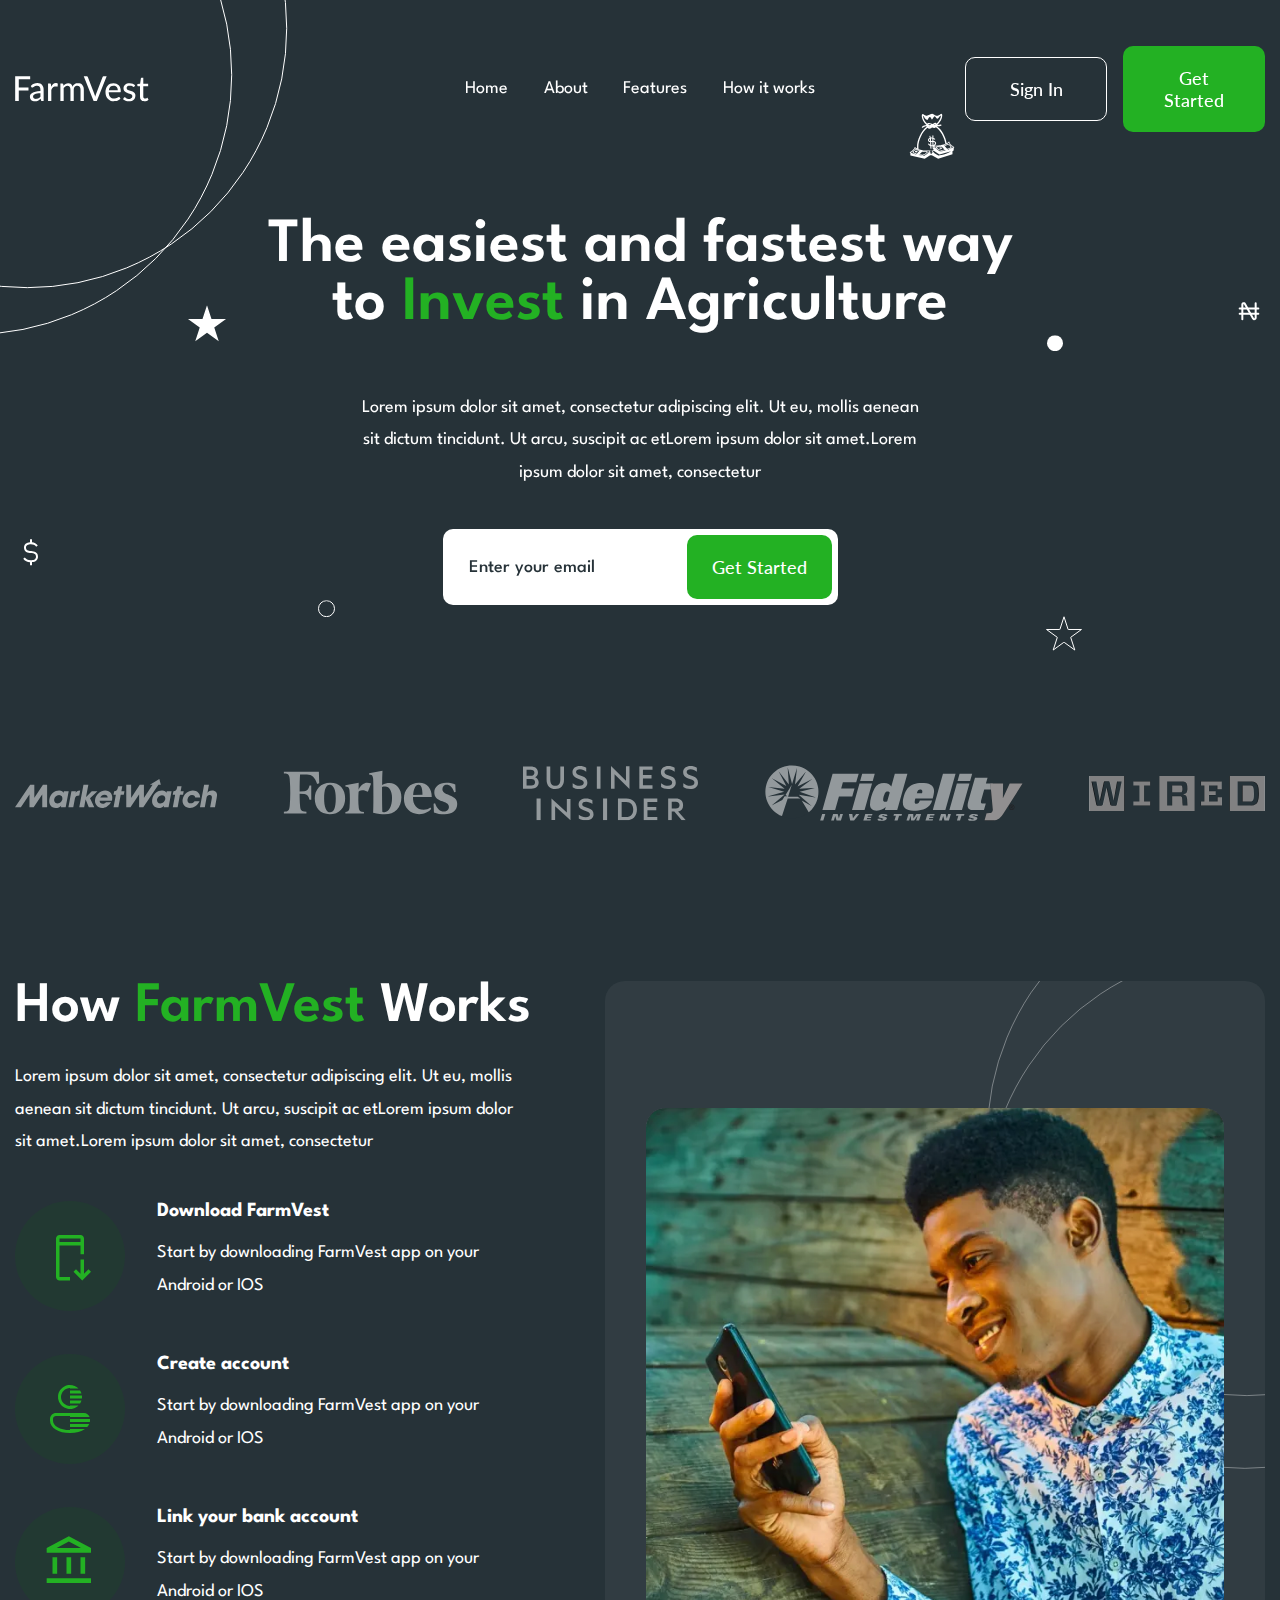
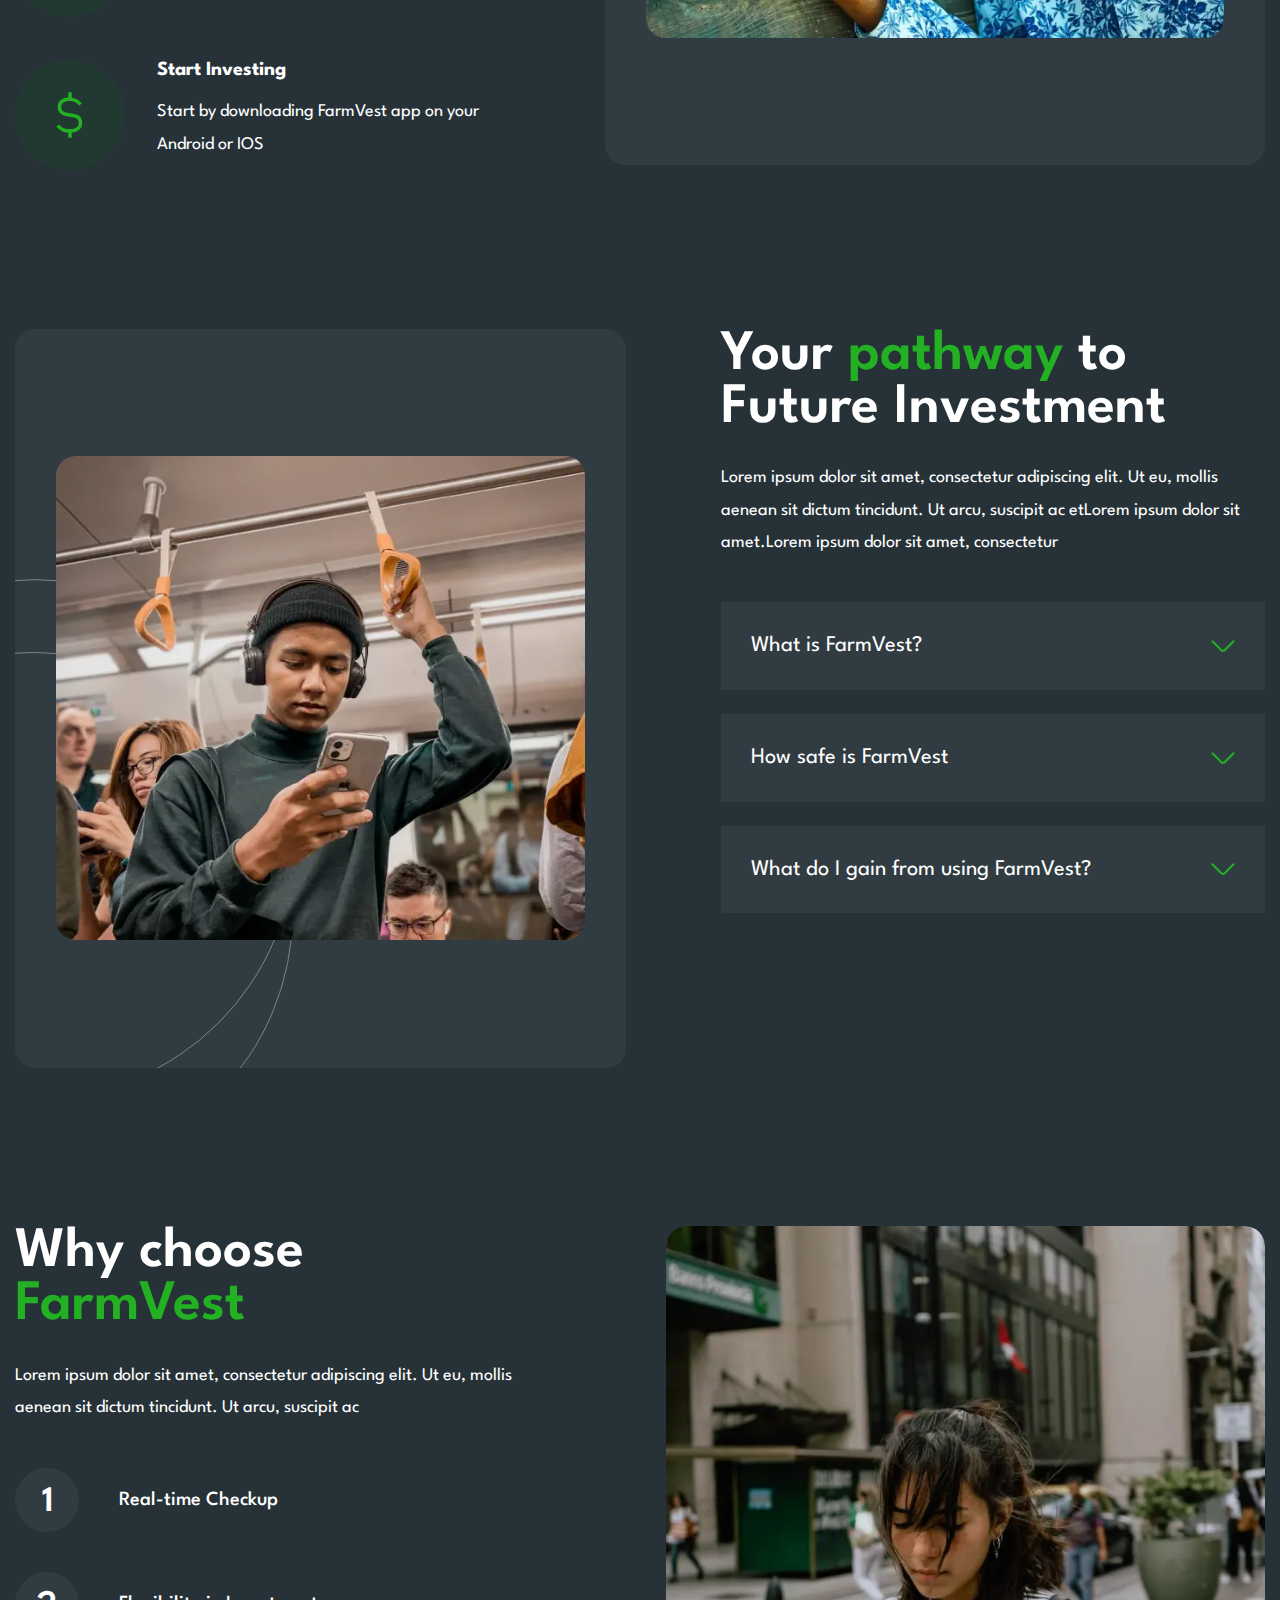
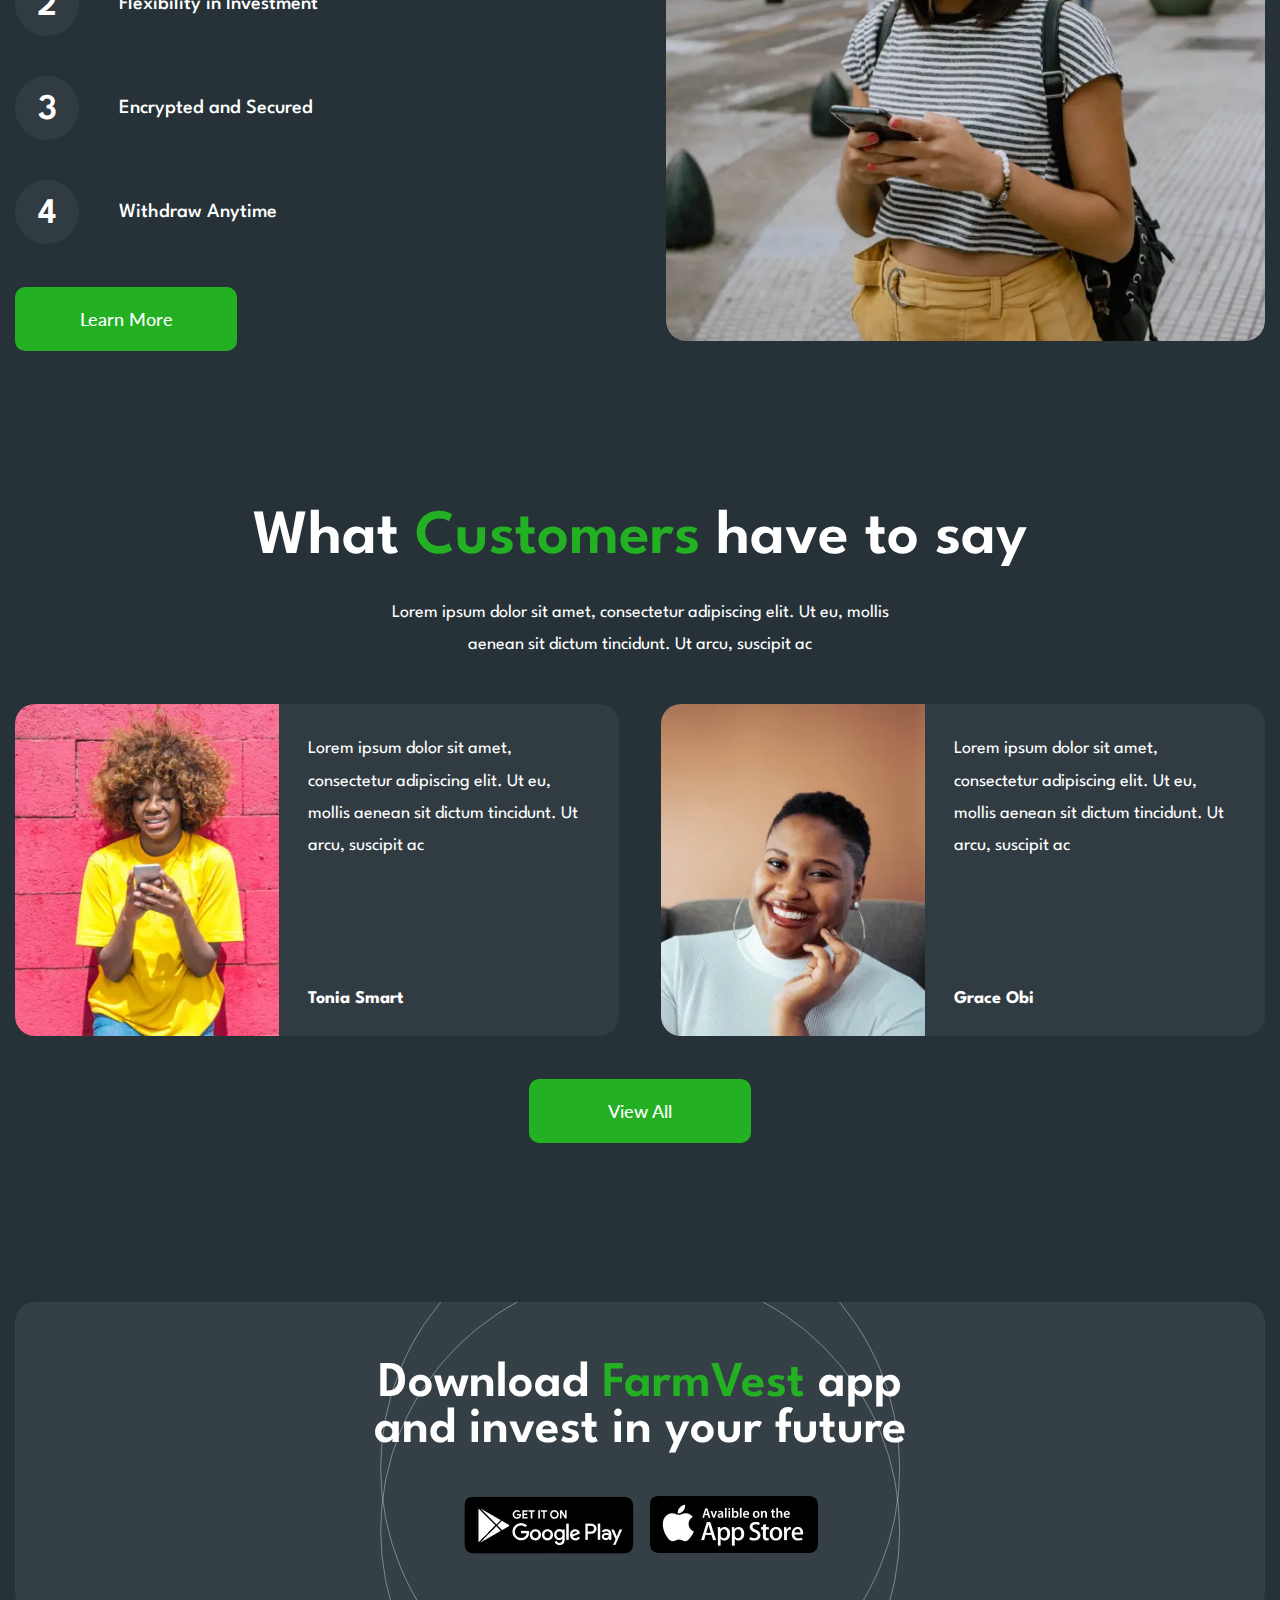
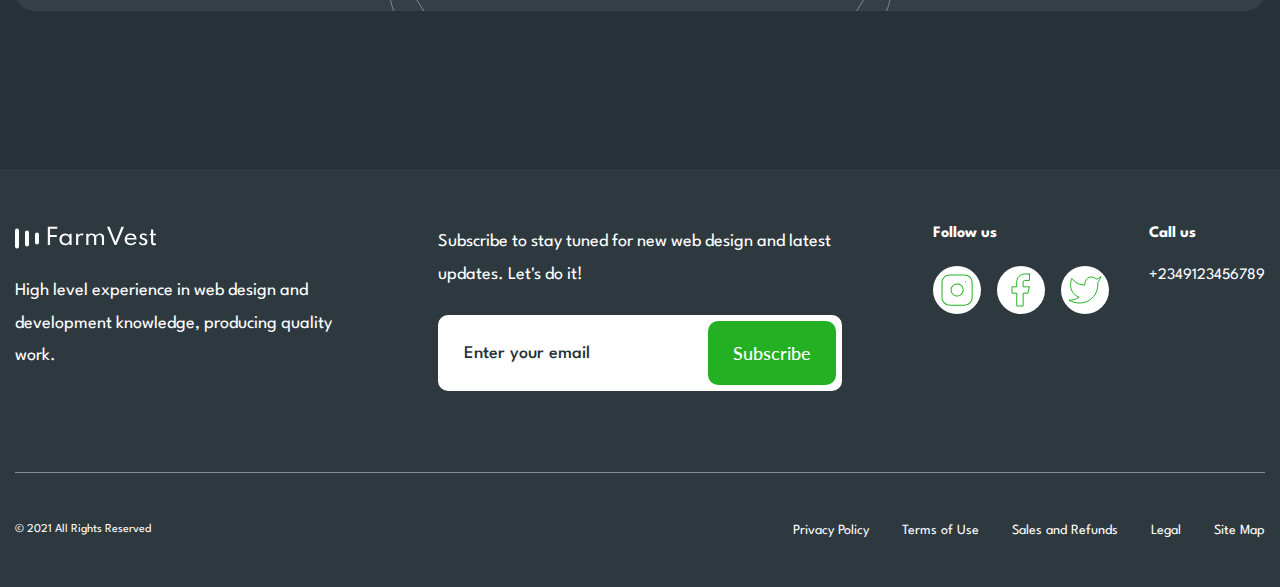
<file: index.html>
<!DOCTYPE html>
<html lang="en">

<head>
	<title>FarmVest</title>
	<meta charset="UTF-8">
	<meta name="format-detection" content="telephone=no">
	<!-- <style>body{opacity: 0;}</style> -->
	<link rel="stylesheet" href="css/style.min.css?_v=20231119143912">
	<link rel="shortcut icon" href="favicon.ico">
	<!-- <meta name="robots" content="noindex, nofollow"> -->
	<meta name="viewport" content="width=device-width, initial-scale=1.0">
</head>

<body>
	<div class="wrapper">
		<header class="header">
			<div class="header__container-big">
				<a href="" class="header__logo"><img src="img/logo.svg" alt=""></a>
				<div class="header__menu menu">
					<nav class="menu__body">
						<ul class="menu__list">
							<li class="menu__item"><a href="" class="menu__link">Home</a></li>
							<li class="menu__item"><a href="" class="menu__link">About</a></li>
							<li class="menu__item"><a href="" class="menu__link">Features</a></li>
							<li class="menu__item"><a href="" class="menu__link">How it works</a></li>
						</ul>
					</nav>
				</div>
				<div class="header__actions">
					<button type="button" class="header__button button button_border">Sign In</button>
					<button type="button" data-da=".menu__body, 499.98" class="header__button button button_header">Get Started</button>
					<button type="button" class="icon-menu"><span></span></button>
				</div>
			</div>
		</header>
		<main class="page">
			<section class="page__main main-block">
				<div data-prlx-parent class="main-block__container-big">
					<div class="main-block__container">
						<div class="main-block__content">
							<h1 class="main-block__title title">The easiest and fastest way to <span>Invest</span> in Agriculture</h1>
							<div class="main-block__text text">
								Lorem ipsum dolor sit amet, consectetur adipiscing elit. Ut eu, mollis aenean sit dictum tincidunt. Ut arcu, suscipit ac etLorem ipsum dolor sit amet.Lorem ipsum dolor sit amet, consectetur
							</div>
							<div class="main-block__form">
								<form action="#" class="form">
									<input data-required="email" autocomplete="off" type="text" name="form[]" data-error="Error" placeholder="Enter your email" class="form__input input"> <button type="submit" class="form__button button button_25">Get Started</button>

								</form>
							</div>
						</div>
						<div data-coefficient="100" data-prlx data-direction="1" class="main-block__icons icons-main-block">
							<div data-prlx-mouse data-prlx-cx="300" data-prlx-cy="300" class="icons-main-block__circle icons-main-block__circle_1"></div>
							<div data-prlx-mouse data-prlx-cx="300" data-prlx-cy="300" data-prlx-dxr data-prlx-dyr class="icons-main-block__circle icons-main-block__circle_2"></div>
							<div data-prlx-mouse data-prlx-cx="10" data-prlx-cy="10" class="icons-main-block__item icons-main-block__item_1">
								<img src="img/main-block/icons/01.svg" alt="Icon">
							</div>
							<div data-prlx-mouse data-prlx-cx="10" data-prlx-cy="10" data-prlx-dxr data-prlx-dyr class="icons-main-block__item icons-main-block__item_2">
								<img src="img/main-block/icons/02.svg" alt="Icon">
							</div>
							<div data-prlx-mouse data-prlx-cx="10" data-prlx-cy="10" class="icons-main-block__item icons-main-block__item_3">
								<img src="img/main-block/icons/03.svg" alt="Icon">
							</div>
							<div data-prlx-mouse data-prlx-cx="10" data-prlx-cy="10" data-prlx-dxr data-prlx-dyr class="icons-main-block__item icons-main-block__item_4">
								<img src="img/main-block/icons/04.svg" alt="Icon">
							</div>
							<div data-prlx-mouse data-prlx-cx="10" data-prlx-cy="10" class="icons-main-block__item icons-main-block__item_5">
								<img src="img/main-block/icons/05.svg" alt="Icon">
							</div>
							<div data-prlx-mouse data-prlx-cx="10" data-prlx-cy="10" data-prlx-dxr data-prlx-dyr class="icons-main-block__item icons-main-block__item_6">
								<img src="img/main-block/icons/06.svg" alt="Icon">
							</div>
							<div data-prlx-mouse data-prlx-cx="10" data-prlx-cy="10" class="icons-main-block__item icons-main-block__item_7">
								<img src="img/main-block/icons/07.svg" alt="Icon">
							</div>
						</div>
					</div>
				</div>
			</section>
			<div class="page__partners partners">
				<div data-prlx-parent class="partners__container-big">
					<div class="partners__container">
						<div class="partners__items">
							<div class="partners__item">
								<img src="img/partners/01.svg" alt="Partners">
							</div>
							<div class="partners__item">
								<img src="img/partners/02.svg" alt="Partners">
							</div>
							<div class="partners__item">
								<img src="img/partners/03.svg" alt="Partners">
							</div>
							<div class="partners__item">
								<img src="img/partners/04.svg" alt="Partners">
							</div>
							<div class="partners__item">
								<img src="img/partners/05.svg" alt="Partners">
							</div>
						</div>
					</div>
				</div>
			</div>
			<section data-prlx-mouse-wrapper class="page__how how">
				<div class="how__container-big">
					<div class="how__container">
						<div class="how__content">
							<h2 class="how__title title title_s64">How <span>FarmVest</span> Works</h2>
							<div class="how__text text">
								<p>Lorem ipsum dolor sit amet, consectetur adipiscing elit. Ut eu, mollis aenean sit dictum tincidunt. Ut arcu, suscipit ac etLorem ipsum dolor sit amet.Lorem ipsum dolor sit amet, consectetur </p>
							</div>
							<div class="how__steps steps-how">
								<div class="steps-how__item">
									<div class="steps-how__icon">
										<img src="img/how-it-works/icons/01.svg" alt="Icon">
									</div>
									<div class="steps-how__body">
										<div class="steps-how__title">Download FarmVest</div>
										<div class="steps-how__text text">Start by downloading FarmVest app on your Android or IOS</div>
									</div>
								</div>
								<div class="steps-how__item">
									<div class="steps-how__icon">
										<img src="img/how-it-works/icons/02.svg" alt="Icon">
									</div>
									<div class="steps-how__body">
										<div class="steps-how__title">Create account</div>
										<div class="steps-how__text text">Start by downloading FarmVest app
											on your Android or IOS</div>
									</div>
								</div>
								<div class="steps-how__item">
									<div class="steps-how__icon">
										<img src="img/how-it-works/icons/03.svg" alt="Icon">
									</div>
									<div class="steps-how__body">
										<div class="steps-how__title">Link your bank account</div>
										<div class="steps-how__text text">Start by downloading FarmVest app on your Android or IOS</div>
									</div>
								</div>
								<div class="steps-how__item">
									<div class="steps-how__icon">
										<img src="img/how-it-works/icons/04.svg" alt="Icon">
									</div>
									<div class="steps-how__body">
										<div class="steps-how__title">Start Investing</div>
										<div class="steps-how__text text">Start by downloading FarmVest app on your Android or IOS</div>
									</div>
								</div>
							</div>
						</div>
						<div data-prlx-parent class="how__image image-block">
							<div data-coefficient="50" data-prlx data-direction="-1" class="image-block__item">
								<picture>
									<source srcset="img/how-it-works/image.webp" type="image/webp"><img src="img/how-it-works/image.jpg" alt="image">
								</picture>
							</div>
							<div data-prlx-mouse data-prlx-cx="300" data-prlx-cy="300" class="image-block__circle image-block__circle_1"></div>
							<div data-prlx-mouse data-prlx-cx="300" data-prlx-cy="300" data-prlx-dxr data-prlx-dyr class="image-block__circle image-block__circle_2"></div>
						</div>
					</div>
				</div>
			</section>
			<section data-prlx-mouse-wrapper class="page__pathway pathway">
				<div class="pathway__container-big">
					<div class="pathway__container">
						<div data-prlx-parent class="pathway__image image-block">
							<div data-coefficient="50" data-prlx data-direction="-1" class="image-block__item">
								<picture>
									<source srcset="img/pathway/image.webp" type="image/webp"><img src="img/pathway/image.jpg" alt="Image">
								</picture>
							</div>
							<div data-prlx-mouse data-prlx-cx="300" data-prlx-cy="300" class="image-block__circle image-block__circle_1"></div>
							<div data-prlx-mouse data-prlx-cx="300" data-prlx-cy="300" data-prlx-dxr data-prlx-dyr class="image-block__circle image-block__circle_2"></div>
						</div>
						<div class="pathway__content">
							<h2 class="pathway__title title title_s64">Your <span>pathway</span> to Future Investment</h2>
							<div class="pathway__text text">
								<p>Lorem ipsum dolor sit amet, consectetur adipiscing elit. Ut eu, mollis aenean sit dictum tincidunt. Ut arcu, suscipit ac etLorem ipsum dolor sit amet.Lorem ipsum dolor sit amet, consectetur </p>
							</div>
							<div data-spollers class="pathway__spollers spollers-pathway">
								<div class="spollers-pathway__item">
									<button type="button" data-spoller class="spollers-pathway__title">What is FarmVest?</button>
									<div class="spollers-pathway__body text">Lorem ipsum dolor sit amet consectetur adipisicing elit. Nesciunt, culpa debitis vero nulla sed voluptates aliquid a consectetur, facere necessitatibus dolore vel omnis fugit beatae repudiandae hic laboriosam exercitationem
										inventore.
									</div>
								</div>
								<div class="spollers-pathway__item">
									<button type="button" data-spoller class="spollers-pathway__title">How safe is FarmVest</button>
									<div class="spollers-pathway__body text">Lorem ipsum dolor, sit amet consectetur adipisicing elit. Amet sequi ad, itaque quas doloremque tenetur optio aliquid dicta ut praesentium, aut nihil aliquam nesciunt ullam, consectetur libero tempora laborum velit in maiores!
										Tenetur, impedit incidunt recusandae cumque ullam veritatis harum.
									</div>
								</div>
								<div class="spollers-pathway__item">
									<button type="button" data-spoller class="spollers-pathway__title">What do I gain from using FarmVest?</button>
									<div class="spollers-pathway__body text">Lorem ipsum dolor sit amet consectetur adipisicing elit. Deleniti natus blanditiis at optio veritatis architecto dicta nam! Doloremque, provident reprehenderit?
									</div>
								</div>
							</div>
						</div>
					</div>
				</div>
			</section>
			<section data-prlx-mouse-wrapper class="page__why why">
				<div class="why__container-big">
					<div class="why__container">
						<div class="why__content">
							<h2 class="why__title title title_s64">Why choose <span>FarmVest</span></h2>
							<div class="why__text text">
								<p>Lorem ipsum dolor sit amet, consectetur adipiscing elit. Ut eu, mollis aenean sit dictum tincidunt. Ut arcu, suscipit ac</p>
							</div>
							<ol class="why__steps steps-why">
								<li class="steps-why__item">Real-time Checkup</li>
								<li class="steps-why__item">Flexibility in Investment</li>
								<li class="steps-why__item">Encrypted and Secured</li>
								<li class="steps-why__item">Withdraw Anytime</li>
							</ol>
							<a href="#" class="button why__button">Learn More</a>
						</div>
						<div data-prlx-parent class="why__image image-block">
							<div data-coefficient="50" data-prlx data-direction="-1" class="image-block__item">
								<picture>
									<source srcset="img/why/image.webp" type="image/webp"><img src="img/why/image.jpg" alt="image">
								</picture>
							</div>
							<div data-prlx-mouse data-prlx-cx="300" data-prlx-cy="300" class="image-block__circle image-block__circle_1"></div>
							<div data-prlx-mouse data-prlx-cx="300" data-prlx-cy="300" data-prlx-dxr data-prlx-dyr class="image-block__circle image-block__circle_2"></div>
						</div>
					</div>
				</div>
			</section>
			<section class="page__reviews reviews">
				<div class="reviews__container-big">
					<div class="reviews__container">
						<h2 class="reviews__title title">What <span>Customers</span> have to say</h2>
						<div class="reviews__text text">Lorem ipsum dolor sit amet, consectetur adipiscing elit. Ut eu, mollis aenean sit dictum tincidunt. Ut arcu, suscipit ac</div>
						<div class="reviews__items">
							<div class="reviews__item item-review">
								<div class="item-review__image-ibg">
									<picture>
										<source srcset="img/reviews/01.webp" type="image/webp"><img src="img/reviews/01.jpg" alt="Image">
									</picture>
								</div>
								<div class="item-review__body">
									<div class="item-review__text text">Lorem ipsum dolor sit amet, consectetur adipiscing elit. Ut eu, mollis aenean sit dictum tincidunt. Ut arcu, suscipit ac</div>
									<div class="item-review__name">Tonia Smart</div>
								</div>
							</div>
							<div class="reviews__item item-review">
								<div class="item-review__image-ibg">
									<picture>
										<source srcset="img/reviews/02.webp" type="image/webp"><img src="img/reviews/02.jpg" alt="Image">
									</picture>
								</div>
								<div class="item-review__body">
									<div class="item-review__text text">Lorem ipsum dolor sit amet, consectetur adipiscing elit. Ut eu, mollis aenean sit dictum tincidunt. Ut arcu, suscipit ac</div>
									<div class="item-review__name">Grace Obi</div>
								</div>
							</div>
						</div>
						<button type="button" class="reviews__button button">View All</button>
					</div>
				</div>
			</section>
			<section data-prlx-mouse-wrapper class="page__download download">
				<div class="download__container-big">
					<div class="download__container">
						<div class="download__body">
							<div class="download__title title title_s56">
								Download <span>FarmVest</span> app and invest in your future
							</div>
							<div class="download__apps">
								<a class="download__app">
									<picture>
										<source srcset="img/icons/store.webp" type="image/webp"><img src="img/icons/store.png" alt="GooglePlay">
									</picture>
								</a>
								<a class="download__app">
									<picture>
										<source srcset="img/icons/appstore.webp" type="image/webp"><img src="img/icons/appstore.png" alt="AppleStore">
									</picture>
								</a>
							</div>
							<div data-prlx-mouse data-prlx-cx="300" data-prlx-cy="300" class="download__circle download__circle_1"></div>
							<div data-prlx-mouse data-prlx-cx="300" data-prlx-cy="300" data-prlx-dxr data-prlx-dyr class="download__circle download__circle_2"></div>
						</div>

					</div>
				</div>
			</section>
		</main>
		<footer class="footer">
			<div class="footer__container-big">
				<div class="footer__container">
					<div class="footer__main main-footer">
						<div class="main-footer__info">
							<a href="" class="main-footer__logo"><img src="img/footer-logo.svg" alt="Logo"></a>
							<div class="main-footer__text text">High level experience in web design and development knowledge, producing quality work.</div>
						</div>
						<div class="main-footer__form form-main">
							<div class="form-main__text text">
								Subscribe to stay tuned for new web design and latest updates. Let's do it!
							</div>
							<form action="#" class="form-main__form form">
								<input data-required="email" autocomplete="off" type="text" name="form[]" data-error="Error" placeholder="Enter your email" class="form__input"> <button type="submit" class="form__button button button_25">Subscribe</button>
							</form>
						</div>
						<div class="main-footer__contacts">
							<div class="main-footer__social">
								<div class="main-footer__label">Follow us</div>
								<div class="social">
									<a class="social__item">
										<img src="img/icons/social/01.svg" alt="Instagram">
									</a>
									<a class="social__item">
										<img src="img/icons/social/02.svg" alt="Facebook">
									</a>
									<a class="social__item">
										<img src="img/icons/social/03.svg" alt="Twitter">
									</a>
								</div>
							</div>
							<div class="main-footer__call-us">
								<div class="main-footer__label">Call us</div>
								<a href="tel:+2349123456789" class="main-footer__phone">+2349123456789</a>
							</div>
						</div>
					</div>
					<div class="footer__bottom">
						<div class="footer__copy">© 2021 All Rights Reserved</div>
						<nav class="footer__menu menu-footer">
							<ul class="menu-footer__list">
								<li class="menu-footer__item">
									<a href="" class="menu-footer__link">Privacy Policy</a>
								</li>
								<li class="menu-footer__item"><a href="" class="menu-footer__link">Terms of Use</a></li>
								<li class="menu-footer__item"><a href="" class="menu-footer__link">Sales and Refunds</a></li>
								<li class="menu-footer__item"><a href="" class="menu-footer__link">Legal</a></li>
								<li class="menu-footer__item"><a href="" class="menu-footer__link">Site Map</a></li>
							</ul>
						</nav>
					</div>
				</div>
			</div>
		</footer>
	</div>
	<script src="js/app.min.js?_v=20231119143912"></script>
</body>

</html>
</file>
<file: css/style.min.css>
@charset "UTF-8";@import url(https://fonts.googleapis.com/css?family=League+Spartan:300,regular,500,600,700&display=swap);@import url(https://fonts.googleapis.com/css?family=Lato:regular,500&display=swap);*{padding:0;margin:0;border:0}*,:after,:before{-webkit-box-sizing:border-box;box-sizing:border-box}body,html{height:100%;min-width:320px}body{color:#fff;line-height:1;font-family:"League Spartan";font-size:1.125rem;-ms-text-size-adjust:100%;-moz-text-size-adjust:100%;-webkit-text-size-adjust:100%;-webkit-font-smoothing:antialiased;-moz-osx-font-smoothing:grayscale}button,input,textarea{font-family:"League Spartan";font-size:inherit;background-color:inherit}button{cursor:pointer;color:inherit;background-color:inherit}a{color:inherit}a:link,a:visited{text-decoration:none}a:hover{text-decoration:none}ul li{list-style:none}img{vertical-align:top}h1,h2,h3,h4,h5,h6{font-weight:inherit;font-size:inherit}body{background-color:#263238}.lock body{overflow:hidden;-ms-touch-action:none;touch-action:none;-ms-scroll-chaining:none;overscroll-behavior:none}.wrapper{min-height:100%;display:-webkit-box;display:-ms-flexbox;display:flex;-webkit-box-orient:vertical;-webkit-box-direction:normal;-ms-flex-direction:column;flex-direction:column;overflow:hidden}.wrapper>main{-webkit-box-flex:1;-ms-flex:1 1 auto;flex:1 1 auto}.wrapper>*{min-width:0}[class*=__container]{max-width:88.75rem;margin:0 auto}[class*=__container-big]{max-width:101.25rem;-webkit-box-sizing:content-box;box-sizing:content-box;margin:0 auto;padding:0 .9375rem}.form{max-width:33.3125rem;background-color:#fff;border-radius:10px;display:-webkit-box;display:-ms-flexbox;display:flex;padding:.375rem;gap:.3125rem;position:relative}.form__input{height:4rem;-webkit-box-flex:1;-ms-flex:1 1 auto;flex:1 1 auto;padding:0 1.25rem;color:#263238;font-weight:500}.form__input::-webkit-input-placeholder{color:#263238}.form__input::-moz-placeholder{color:#263238}.form__input:-ms-input-placeholder{color:#263238}.form__input::-ms-input-placeholder{color:#263238}.form__input::placeholder{color:#263238}.form__input._form-error{color:red}.form__input._form-error::-webkit-input-placeholder{color:red}.form__input._form-error::-moz-placeholder{color:red}.form__input._form-error:-ms-input-placeholder{color:red}.form__input._form-error::-ms-input-placeholder{color:red}.form__input._form-error::placeholder{color:red}.form__error{position:absolute;top:100%;left:0;color:red;font-size:1rem;margin-top:.625rem;padding-left:1.625rem}.button{font-family:Lato;text-align:center;font-weight:500;display:inline-block;line-height:1.2222222222;padding:1.3125rem 1.5625rem;background-color:#23b123;border-radius:.625rem;-webkit-transition:all .3s ease 0s;-o-transition:all .3s ease 0s;transition:all .3s ease 0s}.button_border{background-color:transparent;border:1px solid #fff;padding:1.25rem 1.5625rem}.button._fw{width:100%}input[type=email],input[type=tel],input[type=text],textarea{-webkit-appearance:none;-moz-appearance:none;appearance:auto}.input[placeholder]:not([data-placeholder-nohiden])::-webkit-input-placeholder{-webkit-transition:opacity .3s;transition:opacity .3s}.input[placeholder]:not([data-placeholder-nohiden])::-moz-placeholder{-moz-transition:opacity .3s;transition:opacity .3s}.input[placeholder]:not([data-placeholder-nohiden]):-ms-input-placeholder{-ms-transition:opacity .3s;transition:opacity .3s}.input[placeholder]:not([data-placeholder-nohiden])::-ms-input-placeholder{-ms-transition:opacity .3s;transition:opacity .3s}.input[placeholder]:not([data-placeholder-nohiden])::placeholder{-webkit-transition:opacity .3s;-o-transition:opacity .3s;transition:opacity .3s}.input[placeholder]:not([data-placeholder-nohiden]):focus::-webkit-input-placeholder{opacity:0}.input[placeholder]:not([data-placeholder-nohiden]):focus::-moz-placeholder{opacity:0}.input[placeholder]:not([data-placeholder-nohiden]):focus:-ms-input-placeholder{opacity:0}.input[placeholder]:not([data-placeholder-nohiden]):focus::-ms-input-placeholder{opacity:0}.input[placeholder]:not([data-placeholder-nohiden]):focus::placeholder{opacity:0}textarea.input{resize:none;padding:0 0}[class*=-ibg]{position:relative}[class*=-ibg] img{position:absolute;width:100%;height:100%;top:0;left:0;-o-object-fit:cover;object-fit:cover}[class*=-ibg_contain] img{-o-object-fit:contain;object-fit:contain}.title{font-weight:600;line-height:.9285714286;font-size:4.375rem;color:#fff}@supports (font-size:clamp(2.8125rem ,2.4365601504rem + 1.8796992481vw ,4.375rem)){.title{font-size:clamp(2.8125rem ,2.4365601504rem + 1.8796992481vw ,4.375rem)}}@supports not (font-size:clamp(2.8125rem ,2.4365601504rem + 1.8796992481vw ,4.375rem)){.title{font-size:calc(2.8125rem + 1.5625 * (100vw - 20rem)/ 83.125)}}@supports (font-size:clamp(2.5rem ,2.1390977444rem + 1.8045112782vw ,4rem)){.title_s64{font-size:clamp(2.5rem ,2.1390977444rem + 1.8045112782vw ,4rem)}}@supports not (font-size:clamp(2.5rem ,2.1390977444rem + 1.8045112782vw ,4rem)){.title_s64{font-size:calc(2.5rem + 1.5 * (100vw - 20rem)/ 83.125)}}@supports (font-size:clamp(2.1875rem ,1.8717105263rem + 1.5789473684vw ,3.5rem)){.title_s56{font-size:clamp(2.1875rem ,1.8717105263rem + 1.5789473684vw ,3.5rem)}}@supports not (font-size:clamp(2.1875rem ,1.8717105263rem + 1.5789473684vw ,3.5rem)){.title_s56{font-size:calc(2.1875rem + 1.3125 * (100vw - 20rem)/ 83.125)}}.title span{color:#23b123}.text{line-height:180%}.image-block{-ms-flex-item-align:start;-ms-grid-row-align:start;align-self:start;display:-webkit-box;display:-ms-flexbox;display:flex;overflow:hidden;background:rgba(255,255,255,.05);border-radius:1.25rem;position:relative}@supports (padding-top:clamp(1.875rem ,-0.155075188rem + 10.1503759398vw ,10.3125rem)){.image-block{padding-top:clamp(1.875rem ,-.155075188rem + 10.1503759398vw ,10.3125rem)}}@supports not (padding-top:clamp(1.875rem ,-0.155075188rem + 10.1503759398vw ,10.3125rem)){.image-block{padding-top:calc(1.875rem + 8.4375 * (100vw - 20rem)/ 83.125)}}@supports (padding-bottom:clamp(1.875rem ,-0.155075188rem + 10.1503759398vw ,10.3125rem)){.image-block{padding-bottom:clamp(1.875rem ,-.155075188rem + 10.1503759398vw ,10.3125rem)}}@supports not (padding-bottom:clamp(1.875rem ,-0.155075188rem + 10.1503759398vw ,10.3125rem)){.image-block{padding-bottom:calc(1.875rem + 8.4375 * (100vw - 20rem)/ 83.125)}}@supports (padding-left:clamp(1.875rem ,1.6494360902rem + 1.1278195489vw ,2.8125rem)){.image-block{padding-left:clamp(1.875rem ,1.6494360902rem + 1.1278195489vw ,2.8125rem)}}@supports not (padding-left:clamp(1.875rem ,1.6494360902rem + 1.1278195489vw ,2.8125rem)){.image-block{padding-left:calc(1.875rem + .9375 * (100vw - 20rem)/ 83.125)}}@supports (padding-right:clamp(1.875rem ,1.6494360902rem + 1.1278195489vw ,2.8125rem)){.image-block{padding-right:clamp(1.875rem ,1.6494360902rem + 1.1278195489vw ,2.8125rem)}}@supports not (padding-right:clamp(1.875rem ,1.6494360902rem + 1.1278195489vw ,2.8125rem)){.image-block{padding-right:calc(1.875rem + .9375 * (100vw - 20rem)/ 83.125)}}.image-block__circle{position:absolute;top:0;right:0}@supports (width:clamp(21.875rem ,18.3411654135rem + 17.6691729323vw ,36.5625rem)){.image-block__circle{width:clamp(21.875rem ,18.3411654135rem + 17.6691729323vw ,36.5625rem)}}@supports not (width:clamp(21.875rem ,18.3411654135rem + 17.6691729323vw ,36.5625rem)){.image-block__circle{width:calc(21.875rem + 14.6875 * (100vw - 20rem)/ 83.125)}}@supports (height:clamp(21.875rem ,18.3411654135rem + 17.6691729323vw ,36.5625rem)){.image-block__circle{height:clamp(21.875rem ,18.3411654135rem + 17.6691729323vw ,36.5625rem)}}@supports not (height:clamp(21.875rem ,18.3411654135rem + 17.6691729323vw ,36.5625rem)){.image-block__circle{height:calc(21.875rem + 14.6875 * (100vw - 20rem)/ 83.125)}}.image-block__circle::before{content:"";position:absolute;border-radius:50%;border:1px solid rgba(255,255,255,.37);width:100%;height:100%;top:0;left:0}.image-block__circle_1::before{-webkit-transform:translate(calc(50% - 1.125rem),-20%);-ms-transform:translate(calc(50% - 1.125rem),-20%);transform:translate(calc(50% - 1.125rem),-20%)}.image-block__circle_2::before{-webkit-transform:translate(calc(50% - 1.25rem),-6%);-ms-transform:translate(calc(50% - 1.25rem),-6%);transform:translate(calc(50% - 1.25rem),-6%)}.image-block__item{text-align:center;position:relative;z-index:2;-webkit-box-flex:1;-ms-flex:1 1 100%;flex:1 1 100%}.image-block__item img{max-width:100%;border-radius:1.25rem}.header{position:fixed;top:0;left:0;width:100%;z-index:50;-webkit-transition:all .3s ease 0s;-o-transition:all .3s ease 0s;transition:all .3s ease 0s}@supports (padding-top:clamp(0.625rem ,-0.1268796992rem + 3.7593984962vw ,3.75rem)){.header{padding-top:clamp(.625rem ,-.1268796992rem + 3.7593984962vw ,3.75rem)}}@supports not (padding-top:clamp(0.625rem ,-0.1268796992rem + 3.7593984962vw ,3.75rem)){.header{padding-top:calc(.625rem + 3.125 * (100vw - 20rem)/ 83.125)}}@supports (padding-bottom:clamp(0.625rem ,-0.1268796992rem + 3.7593984962vw ,3.75rem)){.header{padding-bottom:clamp(.625rem ,-.1268796992rem + 3.7593984962vw ,3.75rem)}}@supports not (padding-bottom:clamp(0.625rem ,-0.1268796992rem + 3.7593984962vw ,3.75rem)){.header{padding-bottom:calc(.625rem + 3.125 * (100vw - 20rem)/ 83.125)}}.header._header-scroll{padding-top:1.25rem;padding-bottom:1.25rem;background-color:rgba(0,0,0,.6)}.header__container-big{display:-ms-grid;display:grid;-ms-grid-columns:18.75rem 1fr 18.75rem;grid-template-columns:18.75rem 1fr 18.75rem;-webkit-box-align:center;-ms-flex-align:center;align-items:center}.header__logo{position:relative;z-index:5}@supports (width:clamp(7.5rem ,6.2042253521rem + 2.6995305164vw ,8.9375rem)){.header__logo{width:clamp(7.5rem ,6.2042253521rem + 2.6995305164vw ,8.9375rem)}}@supports not (width:clamp(7.5rem ,6.2042253521rem + 2.6995305164vw ,8.9375rem)){.header__logo{width:calc(7.5rem + 1.4375 * (100vw - 48rem)/ 53.25)}}.header__logo img{max-width:100%}.header__actions{position:relative;z-index:5;display:-webkit-box;display:-ms-flexbox;display:flex;gap:1rem;-webkit-box-align:center;-ms-flex-align:center;align-items:center}.menu{padding:0 .625rem}.menu__list{display:-webkit-box;display:-ms-flexbox;display:flex;-ms-flex-wrap:wrap;flex-wrap:wrap;-webkit-box-pack:center;-ms-flex-pack:center;justify-content:center;-webkit-box-align:center;-ms-flex-align:center;align-items:center;row-gap:.625rem;-webkit-column-gap:2.75rem;-moz-column-gap:2.75rem;column-gap:2.75rem}@supports ((-moz-column-gap:clamp(0.9375rem ,0.5014097744rem + 2.1804511278vw ,2.75rem)) or (column-gap:clamp(0.9375rem ,0.5014097744rem + 2.1804511278vw ,2.75rem))){.menu__list{-webkit-column-gap:clamp(.9375rem ,.5014097744rem + 2.1804511278vw ,2.75rem);-moz-column-gap:clamp(.9375rem ,.5014097744rem + 2.1804511278vw ,2.75rem);column-gap:clamp(.9375rem ,.5014097744rem + 2.1804511278vw ,2.75rem)}}@supports not ((-moz-column-gap:clamp(0.9375rem ,0.5014097744rem + 2.1804511278vw ,2.75rem)) or (column-gap:clamp(0.9375rem ,0.5014097744rem + 2.1804511278vw ,2.75rem))){.menu__list{-webkit-column-gap:calc(.9375rem + 1.8125 * (100vw - 20rem)/ 83.125);-moz-column-gap:calc(.9375rem + 1.8125 * (100vw - 20rem)/ 83.125);column-gap:calc(.9375rem + 1.8125 * (100vw - 20rem)/ 83.125)}}.menu__link{-webkit-transition:color .3s ease 0s;-o-transition:color .3s ease 0s;transition:color .3s ease 0s}.icon-menu{display:none}.footer{background:rgba(53,64,70,.5)}.footer__main{border-bottom:1px solid rgba(255,255,255,.42)}@supports (padding-top:clamp(1.875rem ,1.3035714286rem + 2.8571428571vw ,4.25rem)){.footer__main{padding-top:clamp(1.875rem ,1.3035714286rem + 2.8571428571vw ,4.25rem)}}@supports not (padding-top:clamp(1.875rem ,1.3035714286rem + 2.8571428571vw ,4.25rem)){.footer__main{padding-top:calc(1.875rem + 2.375 * (100vw - 20rem)/ 83.125)}}@supports (padding-bottom:clamp(1.875rem ,0.8223684211rem + 5.2631578947vw ,6.25rem)){.footer__main{padding-bottom:clamp(1.875rem ,.8223684211rem + 5.2631578947vw ,6.25rem)}}@supports not (padding-bottom:clamp(1.875rem ,0.8223684211rem + 5.2631578947vw ,6.25rem)){.footer__main{padding-bottom:calc(1.875rem + 4.375 * (100vw - 20rem)/ 83.125)}}.footer__bottom{display:-webkit-box;display:-ms-flexbox;display:flex;-webkit-box-align:center;-ms-flex-align:center;align-items:center;-webkit-box-pack:justify;-ms-flex-pack:justify;justify-content:space-between;gap:1.875rem}@supports (padding-top:clamp(1.875rem ,1.4990601504rem + 1.8796992481vw ,3.4375rem)){.footer__bottom{padding-top:clamp(1.875rem ,1.4990601504rem + 1.8796992481vw ,3.4375rem)}}@supports not (padding-top:clamp(1.875rem ,1.4990601504rem + 1.8796992481vw ,3.4375rem)){.footer__bottom{padding-top:calc(1.875rem + 1.5625 * (100vw - 20rem)/ 83.125)}}@supports (padding-bottom:clamp(1.875rem ,1.4990601504rem + 1.8796992481vw ,3.4375rem)){.footer__bottom{padding-bottom:clamp(1.875rem ,1.4990601504rem + 1.8796992481vw ,3.4375rem)}}@supports not (padding-bottom:clamp(1.875rem ,1.4990601504rem + 1.8796992481vw ,3.4375rem)){.footer__bottom{padding-bottom:calc(1.875rem + 1.5625 * (100vw - 20rem)/ 83.125)}}.footer__copy{font-size:.75rem;line-height:1.1666666667}.main-footer{display:-ms-grid;display:grid;-webkit-column-gap:1.25rem;-moz-column-gap:1.25rem;column-gap:1.25rem;row-gap:2.5rem;grid-template-columns:repeat(3,1fr)}.main-footer__info{max-width:20.625rem}.main-footer__logo{display:inline-block}.main-footer__logo:not(:last-child){margin-bottom:1.5rem}.main-footer__form{-ms-grid-column-align:center;justify-self:center}.main-footer__contacts{display:-webkit-box;display:-ms-flexbox;display:flex}@supports (gap:clamp(1.25rem ,0.8289473684rem + 2.1052631579vw ,3rem)){.main-footer__contacts{gap:clamp(1.25rem ,.8289473684rem + 2.1052631579vw ,3rem)}}@supports not (gap:clamp(1.25rem ,0.8289473684rem + 2.1052631579vw ,3rem)){.main-footer__contacts{gap:calc(1.25rem + 1.75 * (100vw - 20rem)/ 83.125)}}.main-footer__label{font-weight:700;font-size:1rem}.main-footer__label:not(:last-child){margin-bottom:1.5rem}.main-footer__phone{font-size:1rem}.form-main__text:not(:last-child){margin-bottom:1.5rem}.social{display:-webkit-box;display:-ms-flexbox;display:flex;gap:1rem}.social__item{-webkit-box-flex:0;-ms-flex:0 0 3rem;flex:0 0 3rem;width:3rem;height:3rem;border-radius:50%;background-color:#fff;display:-webkit-box;display:-ms-flexbox;display:flex;-webkit-box-pack:center;-ms-flex-pack:center;justify-content:center;-webkit-box-align:center;-ms-flex-align:center;align-items:center}.menu-footer__list{display:-webkit-box;display:-ms-flexbox;display:flex;-ms-flex-wrap:wrap;flex-wrap:wrap;-webkit-box-pack:center;-ms-flex-pack:center;justify-content:center}@supports (gap:clamp(0.9375rem ,0.5615601504rem + 1.8796992481vw ,2.5rem)){.menu-footer__list{gap:clamp(.9375rem ,.5615601504rem + 1.8796992481vw ,2.5rem)}}@supports not (gap:clamp(0.9375rem ,0.5615601504rem + 1.8796992481vw ,2.5rem)){.menu-footer__list{gap:calc(.9375rem + 1.5625 * (100vw - 20rem)/ 83.125)}}.menu-footer__link{font-size:.875rem;line-height:1.1428571429}.main-block__container-big{position:relative}.main-block__content{position:relative;z-index:2;display:-webkit-box;display:-ms-flexbox;display:flex;-webkit-box-orient:vertical;-webkit-box-direction:normal;-ms-flex-direction:column;flex-direction:column;-webkit-box-pack:center;-ms-flex-pack:center;justify-content:center;-webkit-box-align:center;-ms-flex-align:center;align-items:center;text-align:center}@supports (padding-top:clamp(8.125rem ,6.3204887218rem + 9.022556391vw ,15.625rem)){.main-block__content{padding-top:clamp(8.125rem ,6.3204887218rem + 9.022556391vw ,15.625rem)}}@supports not (padding-top:clamp(8.125rem ,6.3204887218rem + 9.022556391vw ,15.625rem)){.main-block__content{padding-top:calc(8.125rem + 7.5 * (100vw - 20rem)/ 83.125)}}@supports (padding-bottom:clamp(3.125rem ,0.8693609023rem + 11.2781954887vw ,12.5rem)){.main-block__content{padding-bottom:clamp(3.125rem ,.8693609023rem + 11.2781954887vw ,12.5rem)}}@supports not (padding-bottom:clamp(3.125rem ,0.8693609023rem + 11.2781954887vw ,12.5rem)){.main-block__content{padding-bottom:calc(3.125rem + 9.375 * (100vw - 20rem)/ 83.125)}}.main-block__title{max-width:46.875rem}@supports (margin-bottom:clamp(1.875rem ,1.2885338346rem + 2.9323308271vw ,4.3125rem)){.main-block__title:not(:last-child){margin-bottom:clamp(1.875rem ,1.2885338346rem + 2.9323308271vw ,4.3125rem)}}@supports not (margin-bottom:clamp(1.875rem ,1.2885338346rem + 2.9323308271vw ,4.3125rem)){.main-block__title:not(:last-child){margin-bottom:calc(1.875rem + 2.4375 * (100vw - 20rem)/ 83.125)}}.main-block__text{max-width:35.625rem}@supports (margin-bottom:clamp(1.25rem ,0.8289473684rem + 2.1052631579vw ,3rem)){.main-block__text:not(:last-child){margin-bottom:clamp(1.25rem ,.8289473684rem + 2.1052631579vw ,3rem)}}@supports not (margin-bottom:clamp(1.25rem ,0.8289473684rem + 2.1052631579vw ,3rem)){.main-block__text:not(:last-child){margin-bottom:calc(1.25rem + 1.75 * (100vw - 20rem)/ 83.125)}}.icons-main-block{position:absolute;width:100%;height:100%;top:0;left:0;pointer-events:none}.icons-main-block__item{position:absolute}.icons-main-block__item_1{top:69.3018480493%;left:.9375rem}.icons-main-block__item_2{top:39.0143737166%;left:14.6296296296%}.icons-main-block__item_3{top:77.7207392197%;left:24.8765432099%}.icons-main-block__item_4{top:13.7577002053%;left:70.9259259259%}.icons-main-block__item_5{top:43.0184804928%;left:81.7901234568%}.icons-main-block__item_6{top:79.6714579055%;left:81.5432098765%}.icons-main-block__item_7{top:37.6796714579%;right:.9375rem}.icons-main-block__circle{pointer-events:none;position:absolute;top:0;left:0}@supports (width:clamp(21.875rem ,18.3411654135rem + 17.6691729323vw ,36.5625rem)){.icons-main-block__circle{width:clamp(21.875rem ,18.3411654135rem + 17.6691729323vw ,36.5625rem)}}@supports not (width:clamp(21.875rem ,18.3411654135rem + 17.6691729323vw ,36.5625rem)){.icons-main-block__circle{width:calc(21.875rem + 14.6875 * (100vw - 20rem)/ 83.125)}}@supports (height:clamp(21.875rem ,18.3411654135rem + 17.6691729323vw ,36.5625rem)){.icons-main-block__circle{height:clamp(21.875rem ,18.3411654135rem + 17.6691729323vw ,36.5625rem)}}@supports not (height:clamp(21.875rem ,18.3411654135rem + 17.6691729323vw ,36.5625rem)){.icons-main-block__circle{height:calc(21.875rem + 14.6875 * (100vw - 20rem)/ 83.125)}}.icons-main-block__circle::before{content:"";display:block;border-radius:50%;border:1px solid #fff;width:100%;height:100%}.icons-main-block__circle_1::before{-webkit-transform:translate(calc(-50% - 1.75rem),-37%);-ms-transform:translate(calc(-50% - 1.75rem),-37%);transform:translate(calc(-50% - 1.75rem),-37%)}.icons-main-block__circle_2::before{-webkit-transform:translate(calc(-50% + 1.6875rem),-46%);-ms-transform:translate(calc(-50% + 1.6875rem),-46%);transform:translate(calc(-50% + 1.6875rem),-46%)}@supports (padding-bottom:clamp(3.125rem ,0.8693609023rem + 11.2781954887vw ,12.5rem)){.partners{padding-bottom:clamp(3.125rem ,.8693609023rem + 11.2781954887vw ,12.5rem)}}@supports not (padding-bottom:clamp(3.125rem ,0.8693609023rem + 11.2781954887vw ,12.5rem)){.partners{padding-bottom:calc(3.125rem + 9.375 * (100vw - 20rem)/ 83.125)}}.partners__items{display:-webkit-box;display:-ms-flexbox;display:flex;-webkit-box-pack:justify;-ms-flex-pack:justify;justify-content:space-between;gap:1.25rem;margin-left:-.5rem;margin-right:-.5rem;-webkit-box-align:center;-ms-flex-align:center;align-items:center;-ms-flex-wrap:wrap;flex-wrap:wrap}.partners__item{padding-left:.5rem;padding-right:.5rem;text-align:center}.partners__item img{max-width:100%}@supports (padding-bottom:clamp(1.5625rem ,0.4346804511rem + 5.6390977444vw ,6.25rem)){.how{padding-bottom:clamp(1.5625rem ,.4346804511rem + 5.6390977444vw ,6.25rem)}}@supports not (padding-bottom:clamp(1.5625rem ,0.4346804511rem + 5.6390977444vw ,6.25rem)){.how{padding-bottom:calc(1.5625rem + 4.6875 * (100vw - 20rem)/ 83.125)}}.how__container{display:-ms-grid;display:grid;row-gap:1.875rem}@supports (padding-right:clamp(1.875rem ,-7.5408878505rem + 15.1869158879vw ,5.9375rem)){.how__content{padding-right:clamp(1.875rem ,-7.5408878505rem + 15.1869158879vw ,5.9375rem)}}@supports not (padding-right:clamp(1.875rem ,-7.5408878505rem + 15.1869158879vw ,5.9375rem)){.how__content{padding-right:calc(1.875rem + 4.0625 * (100vw - 62rem)/ 26.75)}}@supports (margin-bottom:clamp(1.25rem ,1.0996240602rem + 0.7518796992vw ,1.875rem)){.how__title:not(:last-child){margin-bottom:clamp(1.25rem ,1.0996240602rem + .7518796992vw ,1.875rem)}}@supports not (margin-bottom:clamp(1.25rem ,1.0996240602rem + 0.7518796992vw ,1.875rem)){.how__title:not(:last-child){margin-bottom:calc(1.25rem + .625 * (100vw - 20rem)/ 83.125)}}@supports (margin-bottom:clamp(1.875rem ,1.6043233083rem + 1.3533834586vw ,3rem)){.how__text:not(:last-child){margin-bottom:clamp(1.875rem ,1.6043233083rem + 1.3533834586vw ,3rem)}}@supports not (margin-bottom:clamp(1.875rem ,1.6043233083rem + 1.3533834586vw ,3rem)){.how__text:not(:last-child){margin-bottom:calc(1.875rem + 1.125 * (100vw - 20rem)/ 83.125)}}.steps-how__item{max-width:30.625rem;display:-webkit-box;display:-ms-flexbox;display:flex;-webkit-box-align:start;-ms-flex-align:start;align-items:flex-start;gap:2rem}@supports (margin-bottom:clamp(1.875rem ,1.6043233083rem + 1.3533834586vw ,3rem)){.steps-how__item:not(:last-child){margin-bottom:clamp(1.875rem ,1.6043233083rem + 1.3533834586vw ,3rem)}}@supports not (margin-bottom:clamp(1.875rem ,1.6043233083rem + 1.3533834586vw ,3rem)){.steps-how__item:not(:last-child){margin-bottom:calc(1.875rem + 1.125 * (100vw - 20rem)/ 83.125)}}.steps-how__icon{border-radius:50%;-webkit-box-flex:0;-ms-flex:0 0 6.875rem;flex:0 0 6.875rem;width:6.875rem;height:6.875rem;display:-webkit-box;display:-ms-flexbox;display:flex;-webkit-box-pack:center;-ms-flex-pack:center;justify-content:center;-webkit-box-align:center;-ms-flex-align:center;align-items:center;background:rgba(0,128,0,.1)}.steps-how__title{font-size:1.25rem;font-weight:700}.steps-how__title:not(:last-child){margin-bottom:1rem}@supports (padding-top:clamp(1.5625rem ,0.4346804511rem + 5.6390977444vw ,6.25rem)){.pathway{padding-top:clamp(1.5625rem ,.4346804511rem + 5.6390977444vw ,6.25rem)}}@supports not (padding-top:clamp(1.5625rem ,0.4346804511rem + 5.6390977444vw ,6.25rem)){.pathway{padding-top:calc(1.5625rem + 4.6875 * (100vw - 20rem)/ 83.125)}}@supports (padding-bottom:clamp(1.5625rem ,0.4346804511rem + 5.6390977444vw ,6.25rem)){.pathway{padding-bottom:clamp(1.5625rem ,.4346804511rem + 5.6390977444vw ,6.25rem)}}@supports not (padding-bottom:clamp(1.5625rem ,0.4346804511rem + 5.6390977444vw ,6.25rem)){.pathway{padding-bottom:calc(1.5625rem + 4.6875 * (100vw - 20rem)/ 83.125)}}.pathway__container{display:-webkit-box;display:-ms-flexbox;display:flex;row-gap:1.875rem}.pathway__image{-webkit-box-flex:0;-ms-flex:0 0 48.8732394366%;flex:0 0 48.8732394366%}.pathway__image .image-block__circle{top:auto;right:auto;left:0;bottom:0}.pathway__image .image-block__circle_1::before{-webkit-transform:translate(calc(-50% + 1.125rem),20%);-ms-transform:translate(calc(-50% + 1.125rem),20%);transform:translate(calc(-50% + 1.125rem),20%)}.pathway__image .image-block__circle_2::before{-webkit-transform:translate(calc(-50% + 1.25rem),6%);-ms-transform:translate(calc(-50% + 1.25rem),6%);transform:translate(calc(-50% + 1.25rem),6%)}.pathway__content{-webkit-box-flex:1;-ms-flex:1 1 auto;flex:1 1 auto}@supports (padding-left:clamp(1.875rem ,-12.0315420561rem + 22.4299065421vw ,7.875rem)){.pathway__content{padding-left:clamp(1.875rem ,-12.0315420561rem + 22.4299065421vw ,7.875rem)}}@supports not (padding-left:clamp(1.875rem ,-12.0315420561rem + 22.4299065421vw ,7.875rem)){.pathway__content{padding-left:calc(1.875rem + 6 * (100vw - 62rem)/ 26.75)}}@supports (margin-bottom:clamp(1.25rem ,1.0996240602rem + 0.7518796992vw ,1.875rem)){.pathway__title:not(:last-child){margin-bottom:clamp(1.25rem ,1.0996240602rem + .7518796992vw ,1.875rem)}}@supports not (margin-bottom:clamp(1.25rem ,1.0996240602rem + 0.7518796992vw ,1.875rem)){.pathway__title:not(:last-child){margin-bottom:calc(1.25rem + .625 * (100vw - 20rem)/ 83.125)}}@supports (margin-bottom:clamp(1.875rem ,1.6043233083rem + 1.3533834586vw ,3rem)){.pathway__text:not(:last-child){margin-bottom:clamp(1.875rem ,1.6043233083rem + 1.3533834586vw ,3rem)}}@supports not (margin-bottom:clamp(1.875rem ,1.6043233083rem + 1.3533834586vw ,3rem)){.pathway__text:not(:last-child){margin-bottom:calc(1.875rem + 1.125 * (100vw - 20rem)/ 83.125)}}.pathway__spollers{display:-ms-grid;display:grid;gap:1.5rem}.spollers-pathway__item{background-color:rgba(255,255,255,.05)}.spollers-pathway__title{width:100%;display:block;text-align:left;padding:1.5rem 1.875rem;background-color:transparent;border-radius:.625rem;line-height:177%;display:-webkit-box;display:-ms-flexbox;display:flex;-webkit-box-align:center;-ms-flex-align:center;align-items:center;gap:.625rem;-webkit-box-pack:justify;-ms-flex-pack:justify;justify-content:space-between}@supports (font-size:clamp(1.125rem ,1.0347744361rem + 0.4511278195vw ,1.5rem)){.spollers-pathway__title{font-size:clamp(1.125rem ,1.0347744361rem + .4511278195vw ,1.5rem)}}@supports not (font-size:clamp(1.125rem ,1.0347744361rem + 0.4511278195vw ,1.5rem)){.spollers-pathway__title{font-size:calc(1.125rem + .375 * (100vw - 20rem)/ 83.125)}}.spollers-pathway__title::after{content:"";background:url(../img/icons/arrow.svg) center/100% no-repeat;width:1.5rem;height:1.5rem;-webkit-transition:all .3s ease 0s;-o-transition:all .3s ease 0s;transition:all .3s ease 0s}.spollers-pathway__title._spoller-active::after{-webkit-transform:rotateX(-180deg);transform:rotateX(-180deg)}.spollers-pathway__body{padding:0 1.875rem 1.5rem 1.875rem}@supports (padding-top:clamp(1.5625rem ,0.4346804511rem + 5.6390977444vw ,6.25rem)){.why{padding-top:clamp(1.5625rem ,.4346804511rem + 5.6390977444vw ,6.25rem)}}@supports not (padding-top:clamp(1.5625rem ,0.4346804511rem + 5.6390977444vw ,6.25rem)){.why{padding-top:calc(1.5625rem + 4.6875 * (100vw - 20rem)/ 83.125)}}@supports (padding-bottom:clamp(1.5625rem ,0.4346804511rem + 5.6390977444vw ,6.25rem)){.why{padding-bottom:clamp(1.5625rem ,.4346804511rem + 5.6390977444vw ,6.25rem)}}@supports not (padding-bottom:clamp(1.5625rem ,0.4346804511rem + 5.6390977444vw ,6.25rem)){.why{padding-bottom:calc(1.5625rem + 4.6875 * (100vw - 20rem)/ 83.125)}}.why__container{display:-ms-grid;display:grid;row-gap:1.875rem}@supports (padding-right:clamp(1.875rem ,-19.4193925234rem + 34.3457943925vw ,11.0625rem)){.why__content{padding-right:clamp(1.875rem ,-19.4193925234rem + 34.3457943925vw ,11.0625rem)}}@supports not (padding-right:clamp(1.875rem ,-19.4193925234rem + 34.3457943925vw ,11.0625rem)){.why__content{padding-right:calc(1.875rem + 9.1875 * (100vw - 62rem)/ 26.75)}}@supports (margin-bottom:clamp(1.25rem ,1.0996240602rem + 0.7518796992vw ,1.875rem)){.why__title:not(:last-child){margin-bottom:clamp(1.25rem ,1.0996240602rem + .7518796992vw ,1.875rem)}}@supports not (margin-bottom:clamp(1.25rem ,1.0996240602rem + 0.7518796992vw ,1.875rem)){.why__title:not(:last-child){margin-bottom:calc(1.25rem + .625 * (100vw - 20rem)/ 83.125)}}@supports (margin-bottom:clamp(1.875rem ,1.6043233083rem + 1.3533834586vw ,3rem)){.why__text:not(:last-child){margin-bottom:clamp(1.875rem ,1.6043233083rem + 1.3533834586vw ,3rem)}}@supports not (margin-bottom:clamp(1.875rem ,1.6043233083rem + 1.3533834586vw ,3rem)){.why__text:not(:last-child){margin-bottom:calc(1.875rem + 1.125 * (100vw - 20rem)/ 83.125)}}@supports (margin-bottom:clamp(1.875rem ,1.6043233083rem + 1.3533834586vw ,3rem)){.why__steps:not(:last-child){margin-bottom:clamp(1.875rem ,1.6043233083rem + 1.3533834586vw ,3rem)}}@supports not (margin-bottom:clamp(1.875rem ,1.6043233083rem + 1.3533834586vw ,3rem)){.why__steps:not(:last-child){margin-bottom:calc(1.875rem + 1.125 * (100vw - 20rem)/ 83.125)}}.why__button{min-width:13.875rem}.why__image{padding:0}.steps-why{list-style-type:none;counter-reset:item;display:-ms-grid;display:grid}@supports (gap:clamp(1.25rem ,0.8289473684rem + 2.1052631579vw ,3rem)){.steps-why{gap:clamp(1.25rem ,.8289473684rem + 2.1052631579vw ,3rem)}}@supports not (gap:clamp(1.25rem ,0.8289473684rem + 2.1052631579vw ,3rem)){.steps-why{gap:calc(1.25rem + 1.75 * (100vw - 20rem)/ 83.125)}}.steps-why__item{font-weight:500;font-size:1.25rem;display:-webkit-box;display:-ms-flexbox;display:flex;-webkit-box-align:center;-ms-flex-align:center;align-items:center}@supports (gap:clamp(1.25rem ,0.8289473684rem + 2.1052631579vw ,3rem)){.steps-why__item{gap:clamp(1.25rem ,.8289473684rem + 2.1052631579vw ,3rem)}}@supports not (gap:clamp(1.25rem ,0.8289473684rem + 2.1052631579vw ,3rem)){.steps-why__item{gap:calc(1.25rem + 1.75 * (100vw - 20rem)/ 83.125)}}.steps-why__item::before{counter-increment:item;content:counter(item);border-radius:50%;width:4rem;height:4rem;background:rgba(255,255,255,.05);font-size:2.25rem;text-align:center;line-height:4.375rem;font-weight:600}@supports (padding-top:clamp(1.5625rem ,0.4346804511rem + 5.6390977444vw ,6.25rem)){.reviews{padding-top:clamp(1.5625rem ,.4346804511rem + 5.6390977444vw ,6.25rem)}}@supports not (padding-top:clamp(1.5625rem ,0.4346804511rem + 5.6390977444vw ,6.25rem)){.reviews{padding-top:calc(1.5625rem + 4.6875 * (100vw - 20rem)/ 83.125)}}@supports (padding-bottom:clamp(3.125rem ,0.8693609023rem + 11.2781954887vw ,12.5rem)){.reviews{padding-bottom:clamp(3.125rem ,.8693609023rem + 11.2781954887vw ,12.5rem)}}@supports not (padding-bottom:clamp(3.125rem ,0.8693609023rem + 11.2781954887vw ,12.5rem)){.reviews{padding-bottom:calc(3.125rem + 9.375 * (100vw - 20rem)/ 83.125)}}.reviews__container{display:-ms-grid;display:grid;-webkit-box-align:center;-ms-flex-align:center;align-items:center;justify-items:center}.reviews__title{text-align:center}@supports (margin-bottom:clamp(1.25rem ,1.0695488722rem + 0.9022556391vw ,2rem)){.reviews__title:not(:last-child){margin-bottom:clamp(1.25rem ,1.0695488722rem + .9022556391vw ,2rem)}}@supports not (margin-bottom:clamp(1.25rem ,1.0695488722rem + 0.9022556391vw ,2rem)){.reviews__title:not(:last-child){margin-bottom:calc(1.25rem + .75 * (100vw - 20rem)/ 83.125)}}.reviews__text{text-align:center;max-width:31.25rem}@supports (margin-bottom:clamp(1.875rem ,1.6043233083rem + 1.3533834586vw ,3rem)){.reviews__text:not(:last-child){margin-bottom:clamp(1.875rem ,1.6043233083rem + 1.3533834586vw ,3rem)}}@supports not (margin-bottom:clamp(1.875rem ,1.6043233083rem + 1.3533834586vw ,3rem)){.reviews__text:not(:last-child){margin-bottom:calc(1.875rem + 1.125 * (100vw - 20rem)/ 83.125)}}.reviews__items{display:-webkit-box;display:-ms-flexbox;display:flex}@supports (gap:clamp(1.5625rem ,1.2166353383rem + 1.7293233083vw ,3rem)){.reviews__items{gap:clamp(1.5625rem ,1.2166353383rem + 1.7293233083vw ,3rem)}}@supports not (gap:clamp(1.5625rem ,1.2166353383rem + 1.7293233083vw ,3rem)){.reviews__items{gap:calc(1.5625rem + 1.4375 * (100vw - 20rem)/ 83.125)}}@supports (margin-bottom:clamp(1.875rem ,1.6043233083rem + 1.3533834586vw ,3rem)){.reviews__items:not(:last-child){margin-bottom:clamp(1.875rem ,1.6043233083rem + 1.3533834586vw ,3rem)}}@supports not (margin-bottom:clamp(1.875rem ,1.6043233083rem + 1.3533834586vw ,3rem)){.reviews__items:not(:last-child){margin-bottom:calc(1.875rem + 1.125 * (100vw - 20rem)/ 83.125)}}.reviews__item{-webkit-box-flex:0;-ms-flex:0 1 50%;flex:0 1 50%}.reviews__button{min-width:13.875rem}.item-review{display:-webkit-box;display:-ms-flexbox;display:flex;background:rgba(255,255,255,.05);border-radius:1.25rem;overflow:hidden}.item-review__image-ibg{padding-bottom:54.9562682216%;-webkit-box-flex:0;-ms-flex:0 0 43.7317784257%;flex:0 0 43.7317784257%}.item-review__body{display:-webkit-box;display:-ms-flexbox;display:flex;-webkit-box-orient:vertical;-webkit-box-direction:normal;-ms-flex-direction:column;flex-direction:column;gap:.9375rem;-webkit-box-pack:justify;-ms-flex-pack:justify;justify-content:space-between}@supports (padding:clamp(1.25rem ,1.0695488722rem + 0.9022556391vw ,2rem)){.item-review__body{padding:clamp(1.25rem ,1.0695488722rem + .9022556391vw ,2rem)}}@supports not (padding:clamp(1.25rem ,1.0695488722rem + 0.9022556391vw ,2rem)){.item-review__body{padding:calc(1.25rem + .75 * (100vw - 20rem)/ 83.125)}}.item-review__name{font-weight:700}@supports (margin-bottom:clamp(3.125rem ,0.8693609023rem + 11.2781954887vw ,12.5rem)){.download{margin-bottom:clamp(3.125rem ,.8693609023rem + 11.2781954887vw ,12.5rem)}}@supports not (margin-bottom:clamp(3.125rem ,0.8693609023rem + 11.2781954887vw ,12.5rem)){.download{margin-bottom:calc(3.125rem + 9.375 * (100vw - 20rem)/ 83.125)}}.download__body{overflow:hidden;position:relative;background-color:rgba(255,255,255,.07);border-radius:1.25rem;text-align:center;display:-ms-grid;display:grid;justify-items:center}@supports (padding-top:clamp(1.875rem ,1.2734962406rem + 3.007518797vw ,4.375rem)){.download__body{padding-top:clamp(1.875rem ,1.2734962406rem + 3.007518797vw ,4.375rem)}}@supports not (padding-top:clamp(1.875rem ,1.2734962406rem + 3.007518797vw ,4.375rem)){.download__body{padding-top:calc(1.875rem + 2.5 * (100vw - 20rem)/ 83.125)}}@supports (padding-bottom:clamp(1.875rem ,1.3336466165rem + 2.7067669173vw ,4.125rem)){.download__body{padding-bottom:clamp(1.875rem ,1.3336466165rem + 2.7067669173vw ,4.125rem)}}@supports not (padding-bottom:clamp(1.875rem ,1.3336466165rem + 2.7067669173vw ,4.125rem)){.download__body{padding-bottom:calc(1.875rem + 2.25 * (100vw - 20rem)/ 83.125)}}@supports (padding-left:clamp(1.25rem ,1.0996240602rem + 0.7518796992vw ,1.875rem)){.download__body{padding-left:clamp(1.25rem ,1.0996240602rem + .7518796992vw ,1.875rem)}}@supports not (padding-left:clamp(1.25rem ,1.0996240602rem + 0.7518796992vw ,1.875rem)){.download__body{padding-left:calc(1.25rem + .625 * (100vw - 20rem)/ 83.125)}}@supports (padding-right:clamp(1.25rem ,1.0996240602rem + 0.7518796992vw ,1.875rem)){.download__body{padding-right:clamp(1.25rem ,1.0996240602rem + .7518796992vw ,1.875rem)}}@supports not (padding-right:clamp(1.25rem ,1.0996240602rem + 0.7518796992vw ,1.875rem)){.download__body{padding-right:calc(1.25rem + .625 * (100vw - 20rem)/ 83.125)}}.download__title{max-width:37.5rem}@supports (margin-bottom:clamp(1.25rem ,0.8139097744rem + 2.1804511278vw ,3.0625rem)){.download__title:not(:last-child){margin-bottom:clamp(1.25rem ,.8139097744rem + 2.1804511278vw ,3.0625rem)}}@supports not (margin-bottom:clamp(1.25rem ,0.8139097744rem + 2.1804511278vw ,3.0625rem)){.download__title:not(:last-child){margin-bottom:calc(1.25rem + 1.8125 * (100vw - 20rem)/ 83.125)}}.download__apps{display:-webkit-box;display:-ms-flexbox;display:flex;-webkit-box-pack:center;-ms-flex-pack:center;justify-content:center;-webkit-box-align:center;-ms-flex-align:center;align-items:center;gap:.9375rem;-ms-flex-wrap:wrap;flex-wrap:wrap}.download__circle{position:absolute;top:0;left:50%}@supports (width:clamp(21.875rem ,18.3411654135rem + 17.6691729323vw ,36.5625rem)){.download__circle{width:clamp(21.875rem ,18.3411654135rem + 17.6691729323vw ,36.5625rem)}}@supports not (width:clamp(21.875rem ,18.3411654135rem + 17.6691729323vw ,36.5625rem)){.download__circle{width:calc(21.875rem + 14.6875 * (100vw - 20rem)/ 83.125)}}@supports (height:clamp(21.875rem ,18.3411654135rem + 17.6691729323vw ,36.5625rem)){.download__circle{height:clamp(21.875rem ,18.3411654135rem + 17.6691729323vw ,36.5625rem)}}@supports not (height:clamp(21.875rem ,18.3411654135rem + 17.6691729323vw ,36.5625rem)){.download__circle{height:calc(21.875rem + 14.6875 * (100vw - 20rem)/ 83.125)}}.download__circle::before{content:"";position:absolute;border-radius:50%;border:1px solid rgba(255,255,255,.37);width:100%;height:100%;top:0;left:0}.download__circle_1::before{-webkit-transform:translate(-50%,-18%);-ms-transform:translate(-50%,-18%);transform:translate(-50%,-18%)}.download__circle_2::before{-webkit-transform:translate(-50%,-6%);-ms-transform:translate(-50%,-6%);transform:translate(-50%,-6%)}@media (min-width:29.99875em){.main-footer__contacts{-ms-grid-column-align:end;justify-self:end}}@media (min-width:61.99875em){.button_border{min-width:8.875rem}.how__container{-ms-grid-columns:1fr 52.8169014085%;grid-template-columns:1fr 52.8169014085%}.why__container{-ms-grid-columns:1fr 47.8873239437%;grid-template-columns:1fr 47.8873239437%}}@media (max-width:62em){.how__content{padding-right:inherit}.pathway__content{padding-left:inherit}.why__content{padding-right:inherit}}@media (max-width:73.75em){.main-footer__contacts{-webkit-box-orient:vertical;-webkit-box-direction:normal;-ms-flex-direction:column;flex-direction:column}}@media (max-width:73.125em){.partners__items{-webkit-box-pack:center;-ms-flex-pack:center;justify-content:center}}@media (max-width:67.5em){.header__container-big{-ms-grid-columns:auto 1fr auto;grid-template-columns:auto 1fr auto}}@media (max-width:61.99875em){.button{padding:.9375rem 1.25rem}.button_border{padding:.875rem 1.1875rem}.main-footer{grid-template-columns:repeat(2,1fr)}.main-footer__info{-webkit-box-ordinal-group:2;-ms-flex-order:1;order:1}.main-footer__form{-webkit-box-ordinal-group:4;-ms-flex-order:3;order:3}.main-footer__contacts{-webkit-box-ordinal-group:3;-ms-flex-order:2;order:2}.pathway__container{-webkit-box-orient:vertical;-webkit-box-direction:reverse;-ms-flex-direction:column-reverse;flex-direction:column-reverse}.pathway__image{width:100%}.item-review{-webkit-box-orient:vertical;-webkit-box-direction:normal;-ms-flex-direction:column;flex-direction:column}.item-review__image-ibg{padding-bottom:100%}}@media (max-width:47.99875em){.menu__body{position:fixed;width:100%;height:100%;display:-webkit-box;display:-ms-flexbox;display:flex;-webkit-box-orient:vertical;-webkit-box-direction:normal;-ms-flex-direction:column;flex-direction:column;-webkit-box-align:center;-ms-flex-align:center;align-items:center;top:0;left:-100%;-webkit-transition:all .3s ease 0s;-o-transition:all .3s ease 0s;transition:all .3s ease 0s;overflow:auto;background-color:#1b2327;gap:1.875rem;padding-left:.9375rem;padding-right:.9375rem;padding-bottom:1.875rem}@supports (padding-top:clamp(7.5rem ,4.8214285714rem + 13.3928571429vw ,11.25rem)){.menu__body{padding-top:clamp(7.5rem ,4.8214285714rem + 13.3928571429vw ,11.25rem)}}@supports not (padding-top:clamp(7.5rem ,4.8214285714rem + 13.3928571429vw ,11.25rem)){.menu__body{padding-top:calc(7.5rem + 3.75 * (100vw - 20rem)/ 28)}}.menu__body::before{content:"";position:fixed;top:0;left:-100%;-webkit-transition:all .3s ease 0s;-o-transition:all .3s ease 0s;transition:all .3s ease 0s;width:100%;background-color:#141a1d;z-index:2}@supports (height:clamp(4.5rem ,3.0267857143rem + 7.3660714286vw ,6.5625rem)){.menu__body::before{height:clamp(4.5rem ,3.0267857143rem + 7.3660714286vw ,6.5625rem)}}@supports not (height:clamp(4.5rem ,3.0267857143rem + 7.3660714286vw ,6.5625rem)){.menu__body::before{height:calc(4.5rem + 2.0625 * (100vw - 20rem)/ 28)}}.menu-open .menu__body{left:0}.menu-open .menu__body::before{left:0}.menu__list{-webkit-box-orient:vertical;-webkit-box-direction:normal;-ms-flex-direction:column;flex-direction:column;text-align:center;row-gap:1.875rem}.menu__link{font-size:2.5rem}.icon-menu{display:block;position:relative;width:1.875rem;height:1.125rem;cursor:pointer;z-index:5}.icon-menu span,.icon-menu::after,.icon-menu::before{content:"";-webkit-transition:all .3s ease 0s;-o-transition:all .3s ease 0s;transition:all .3s ease 0s;right:0;position:absolute;width:100%;height:.125rem;background-color:#fff}.icon-menu::before{top:0}.icon-menu::after{bottom:0}.icon-menu span{top:calc(50% - .0625rem)}.menu-open .icon-menu span{width:0}.menu-open .icon-menu::before{top:calc(50% - .0625rem);-webkit-transform:rotate(-45deg);-ms-transform:rotate(-45deg);transform:rotate(-45deg)}.menu-open .icon-menu::after{bottom:calc(50% - .0625rem);-webkit-transform:rotate(45deg);-ms-transform:rotate(45deg);transform:rotate(45deg)}.footer__bottom{-webkit-box-orient:vertical;-webkit-box-direction:reverse;-ms-flex-direction:column-reverse;flex-direction:column-reverse}.icons-main-block{opacity:.2}}@media (max-width:29.99875em){.main-footer{-ms-grid-columns:1fr;grid-template-columns:1fr}.how__title{text-align:center}.how__text{text-align:center}.steps-how{text-align:center}.steps-how__item{-webkit-box-orient:vertical;-webkit-box-direction:normal;-ms-flex-direction:column;flex-direction:column;-webkit-box-pack:center;-ms-flex-pack:center;justify-content:center;-webkit-box-align:center;-ms-flex-align:center;align-items:center}.pathway__title{text-align:center}.pathway__text{text-align:center}.spollers-pathway__title{line-height:130%;padding:1.125rem 1.25rem}.spollers-pathway__body{padding:0 1.25rem 1.125rem 1.25rem}.why__title{text-align:center}.why__text{text-align:center}.why__steps{text-align:center}.why__button{width:100%}.reviews__items{-webkit-box-orient:vertical;-webkit-box-direction:normal;-ms-flex-direction:column;flex-direction:column}}@media (max-width:26.875em){.form{-webkit-box-orient:vertical;-webkit-box-direction:normal;-ms-flex-direction:column;flex-direction:column}.main-block__form{width:100%}}@media (max-width:61.99875em) and (min-width:29.99875em){.main-footer__form{-ms-grid-column-span:2;grid-column:span 2}}@media (any-hover:hover){.button:hover{background-color:#1b8b1b}.button_border:hover{border:1px solid #23b123;color:#23b123;background-color:transparent}.menu__link:hover{color:#23b123}}
</file>
